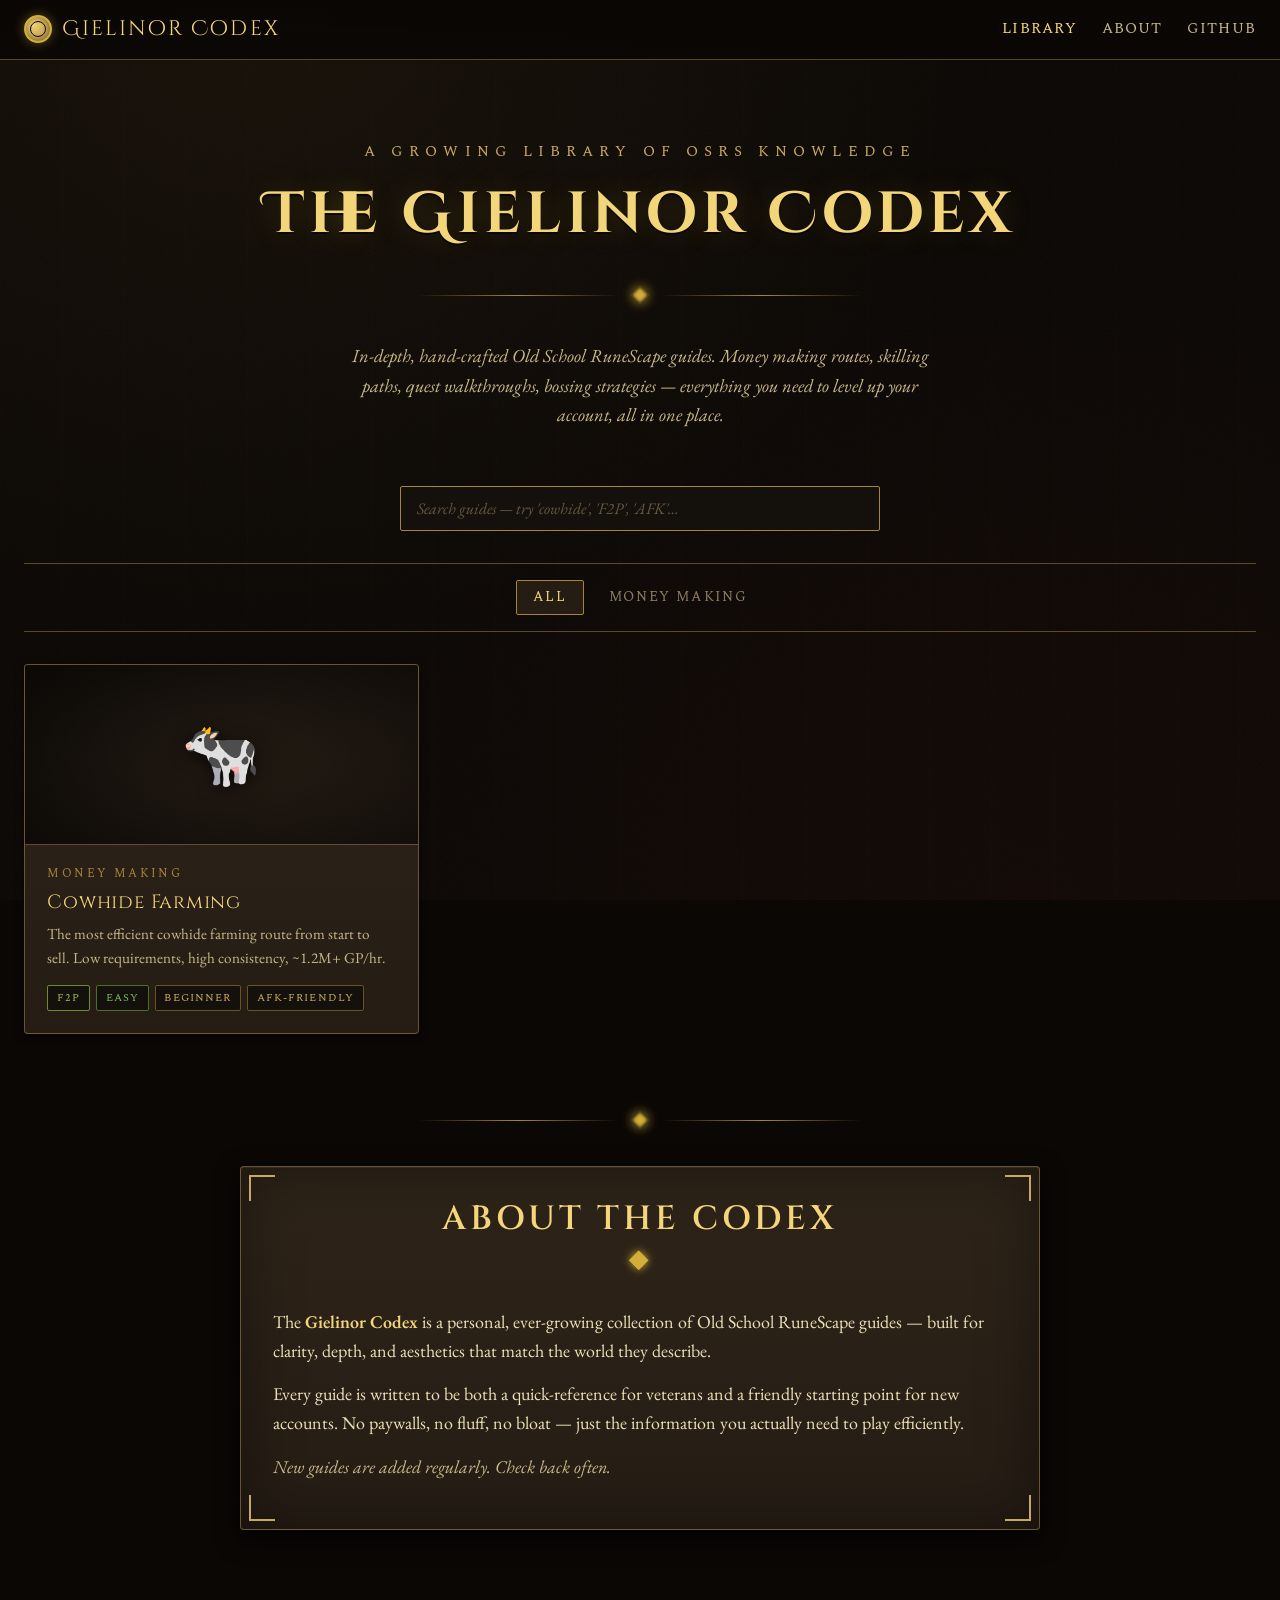
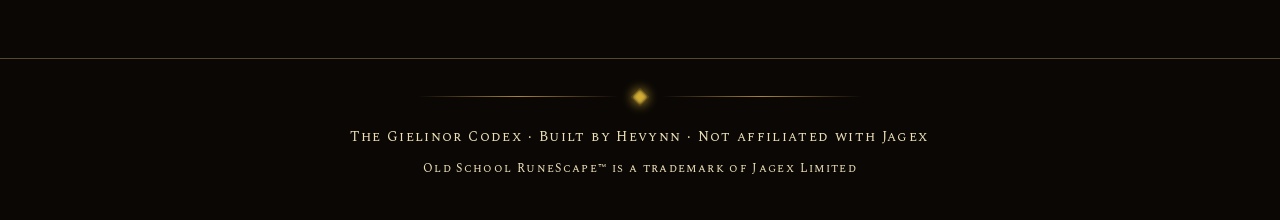
<file: index.html>
<!DOCTYPE html>
<html lang="en">
<head>
<meta charset="UTF-8">
<meta name="viewport" content="width=device-width, initial-scale=1.0">
<title>Gielinor Codex — OSRS Guide Library</title>
<meta name="description" content="A growing library of in-depth Old School RuneScape guides. Money makers, skilling, quests, bossing — all in one place.">
<link rel="stylesheet" href="assets/css/theme.css">
<link rel="icon" href="data:image/svg+xml,%3Csvg xmlns='http://www.w3.org/2000/svg' viewBox='0 0 100 100'%3E%3Ccircle cx='50' cy='50' r='40' fill='%23d4af37' stroke='%23a8843a' stroke-width='4'/%3E%3Ccircle cx='50' cy='50' r='28' fill='none' stroke='%230a0705' stroke-width='2'/%3E%3C/svg%3E">
</head>
<body>

<header class="top-bar">
  <div class="top-bar-inner">
    <a href="index.html" class="brand">
      <span class="brand-mark"></span>
      Gielinor Codex
    </a>
    <nav class="top-nav">
      <a href="index.html" class="active">Library</a>
      <a href="#about">About</a>
      <a href="https://github.com/Hevynn" target="_blank" rel="noopener">GitHub</a>
    </nav>
  </div>
</header>

<main class="site-shell">

  <section class="hero">
    <div class="hero-eyebrow">A Growing Library of OSRS Knowledge</div>
    <h1>The Gielinor Codex</h1>
    <div class="divider">
      <span class="divider-gem"></span>
    </div>
    <p class="hero-tagline">
      In-depth, hand-crafted Old School RuneScape guides. Money making routes,
      skilling paths, quest walkthroughs, bossing strategies — everything you need to
      level up your account, all in one place.
    </p>
  </section>

  <div class="search-wrap">
    <input
      id="search-input"
      class="search-input"
      type="search"
      placeholder="Search guides — try 'cowhide', 'F2P', 'AFK'…"
      autocomplete="off"
    >
  </div>

  <div class="filter-bar" id="filter-bar"></div>

  <section class="guide-grid" id="guide-grid">
    <!-- Cards rendered dynamically from /assets/js/guides.js -->
  </section>

  <section id="about" style="margin-top: 5rem;">
    <div class="divider">
      <span class="divider-gem"></span>
    </div>
    <div class="panel ornate" style="max-width: 800px; margin: 0 auto;">
      <span class="panel-corners"></span>
      <h2 class="section-title">About the Codex</h2>
      <p>
        The <strong>Gielinor Codex</strong> is a personal, ever-growing collection of
        Old School RuneScape guides — built for clarity, depth, and aesthetics that
        match the world they describe.
      </p>
      <p>
        Every guide is written to be both a quick-reference for veterans and a friendly
        starting point for new accounts. No paywalls, no fluff, no bloat — just the
        information you actually need to play efficiently.
      </p>
      <p style="margin-top: 1rem;">
        <em>New guides are added regularly. Check back often.</em>
      </p>
    </div>
  </section>

</main>

<footer class="site-footer">
  <div class="divider">
    <span class="divider-gem"></span>
  </div>
  <p>The Gielinor Codex · Built by Hevynn · Not affiliated with Jagex</p>
  <p style="margin-top: 0.5rem; font-size: 0.75rem;">Old School RuneScape™ is a trademark of Jagex Limited</p>
</footer>

<script src="assets/js/guides.js"></script>
<script src="assets/js/main.js"></script>
</body>
</html>
</file>
<file: assets/css/theme.css>
/* ============================================================
   OSRS GUIDE LIBRARY — SHARED THEME
   Dark medieval / parchment / gold aesthetic
   ============================================================ */

@import url('https://fonts.googleapis.com/css2?family=Cinzel:wght@400;500;600;700;800&family=Cinzel+Decorative:wght@400;700;900&family=EB+Garamond:ital,wght@0,400;0,500;0,600;0,700;1,400;1,500&family=Spectral+SC:wght@400;500;600&display=swap');

:root {
  /* Background tones — deep wood/leather */
  --bg-deepest: #0a0705;
  --bg-deep: #14100b;
  --bg-base: #1c1610;
  --bg-panel: #251c14;
  --bg-panel-2: #2e2419;
  --bg-panel-soft: #322618;

  /* Gold palette */
  --gold-bright: #f3d57a;
  --gold: #d4af37;
  --gold-mid: #c9a961;
  --gold-deep: #a8843a;
  --gold-shadow: #6b5223;

  /* Text */
  --text-primary: #ede0b8;
  --text-secondary: #c9b889;
  --text-muted: #8c7d5e;
  --text-faded: #645840;

  /* Accents */
  --accent-blood: #8b2828;
  --accent-blood-bright: #c44545;
  --accent-leaf: #6b8b3a;
  --accent-leaf-bright: #9bb858;
  --accent-water: #4a6b8a;
  --accent-coin: #e8b94a;

  /* Borders */
  --border-gold: rgba(201, 169, 97, 0.4);
  --border-gold-strong: rgba(212, 175, 55, 0.7);
  --border-dark: rgba(0, 0, 0, 0.6);

  /* Shadows */
  --shadow-deep: 0 8px 24px rgba(0, 0, 0, 0.7);
  --shadow-soft: 0 2px 8px rgba(0, 0, 0, 0.5);
  --shadow-gold-glow: 0 0 20px rgba(212, 175, 55, 0.15);

  /* Fonts */
  --font-display: 'Cinzel Decorative', 'Cinzel', serif;
  --font-heading: 'Cinzel', serif;
  --font-body: 'EB Garamond', Georgia, serif;
  --font-small-caps: 'Spectral SC', 'EB Garamond', serif;
}

/* ---------- BASE ---------- */
* { box-sizing: border-box; margin: 0; padding: 0; }

html { scroll-behavior: smooth; }

body {
  font-family: var(--font-body);
  font-size: 18px;
  line-height: 1.6;
  color: var(--text-primary);
  background: var(--bg-deepest);
  background-image:
    radial-gradient(ellipse at 20% 0%, rgba(168, 132, 58, 0.08) 0%, transparent 50%),
    radial-gradient(ellipse at 80% 100%, rgba(139, 40, 40, 0.06) 0%, transparent 50%),
    /* Wood grain effect */
    repeating-linear-gradient(
      90deg,
      transparent 0px,
      rgba(101, 67, 33, 0.015) 1px,
      transparent 2px,
      transparent 60px,
      rgba(101, 67, 33, 0.025) 61px,
      transparent 62px
    ),
    /* Subtle noise / parchment grain */
    url("data:image/svg+xml,%3Csvg xmlns='http://www.w3.org/2000/svg' width='200' height='200'%3E%3Cfilter id='n'%3E%3CfeTurbulence type='fractalNoise' baseFrequency='0.85' numOctaves='2' seed='5'/%3E%3CfeColorMatrix values='0 0 0 0 0.4 0 0 0 0 0.3 0 0 0 0 0.15 0 0 0 0.04 0'/%3E%3C/filter%3E%3Crect width='200' height='200' filter='url(%23n)'/%3E%3C/svg%3E");
  background-attachment: fixed;
  min-height: 100vh;
}

::selection { background: var(--gold-deep); color: var(--bg-deepest); }

/* ---------- TYPOGRAPHY ---------- */
h1, h2, h3, h4, h5, h6 {
  font-family: var(--font-heading);
  color: var(--gold-bright);
  font-weight: 600;
  letter-spacing: 0.04em;
  line-height: 1.2;
}

h1 {
  font-family: var(--font-display);
  font-size: clamp(2.2rem, 5vw, 3.6rem);
  letter-spacing: 0.08em;
  text-align: center;
  text-shadow: 0 2px 0 var(--bg-deepest), 0 0 30px rgba(212, 175, 55, 0.2);
}

h2 {
  font-size: clamp(1.5rem, 3vw, 2.1rem);
  text-transform: uppercase;
  letter-spacing: 0.12em;
}

h3 {
  font-size: 1.3rem;
  text-transform: uppercase;
  letter-spacing: 0.1em;
  color: var(--gold);
}

h4 {
  font-size: 1.05rem;
  text-transform: uppercase;
  letter-spacing: 0.08em;
  color: var(--gold-mid);
}

p { margin-bottom: 0.8em; color: var(--text-primary); }
strong { color: var(--gold-bright); font-weight: 600; }
em { color: var(--text-secondary); }

a {
  color: var(--gold);
  text-decoration: none;
  border-bottom: 1px dotted var(--gold-deep);
  transition: color 0.2s, border-color 0.2s;
}
a:hover { color: var(--gold-bright); border-color: var(--gold-bright); }

ul, ol { padding-left: 1.4rem; margin-bottom: 1em; }
li { margin-bottom: 0.4em; color: var(--text-primary); }
li::marker { color: var(--gold); }

code {
  font-family: 'Courier New', monospace;
  background: var(--bg-deep);
  padding: 0.1em 0.4em;
  border: 1px solid var(--border-gold);
  border-radius: 2px;
  font-size: 0.9em;
  color: var(--gold-bright);
}

/* ---------- DECORATIVE ELEMENTS ---------- */

/* Section divider — laurels and gem */
.divider {
  display: flex;
  align-items: center;
  justify-content: center;
  gap: 1rem;
  margin: 2.5rem 0;
  color: var(--gold-deep);
}
.divider::before, .divider::after {
  content: '';
  flex: 1;
  max-width: 200px;
  height: 1px;
  background: linear-gradient(90deg, transparent, var(--gold-deep), transparent);
}
.divider-gem {
  width: 12px; height: 12px;
  background: var(--gold);
  transform: rotate(45deg);
  box-shadow: 0 0 12px var(--gold), inset 0 0 4px var(--bg-deepest);
}

/* Ornate panel — the bread and butter of this design */
.panel {
  position: relative;
  background:
    linear-gradient(180deg, var(--bg-panel-2) 0%, var(--bg-panel) 100%);
  border: 1px solid var(--border-gold);
  border-radius: 4px;
  padding: 2rem;
  box-shadow:
    var(--shadow-deep),
    inset 0 1px 0 rgba(212, 175, 55, 0.1),
    inset 0 0 60px rgba(0, 0, 0, 0.4);
}

/* Corner ornaments using pseudo-elements */
.panel.ornate::before,
.panel.ornate::after {
  content: '';
  position: absolute;
  width: 24px;
  height: 24px;
  border: 2px solid var(--gold-mid);
  pointer-events: none;
}
.panel.ornate::before {
  top: 8px; left: 8px;
  border-right: none; border-bottom: none;
}
.panel.ornate::after {
  bottom: 8px; right: 8px;
  border-left: none; border-top: none;
}

.panel-corners {
  position: absolute;
  inset: 0;
  pointer-events: none;
}
.panel-corners::before,
.panel-corners::after {
  content: '';
  position: absolute;
  width: 24px;
  height: 24px;
  border: 2px solid var(--gold-mid);
}
.panel-corners::before {
  top: 8px; right: 8px;
  border-left: none; border-bottom: none;
}
.panel-corners::after {
  bottom: 8px; left: 8px;
  border-right: none; border-top: none;
}

/* Section title with decorative flourish */
.section-title {
  text-align: center;
  margin-bottom: 1.5rem;
  position: relative;
  padding-bottom: 0.6rem;
}
.section-title::after {
  content: '◆';
  display: block;
  color: var(--gold);
  font-size: 0.7em;
  margin-top: 0.4rem;
  text-shadow: 0 0 8px var(--gold);
}

/* ---------- LAYOUT ---------- */
.site-shell {
  max-width: 1280px;
  margin: 0 auto;
  padding: 2rem 1.5rem 4rem;
}

.top-bar {
  position: sticky;
  top: 0;
  z-index: 50;
  background: linear-gradient(180deg, rgba(10, 7, 5, 0.97) 0%, rgba(10, 7, 5, 0.92) 100%);
  border-bottom: 1px solid var(--border-gold);
  backdrop-filter: blur(8px);
  -webkit-backdrop-filter: blur(8px);
  padding: 0.8rem 1.5rem;
}
.top-bar-inner {
  max-width: 1280px;
  margin: 0 auto;
  display: flex;
  align-items: center;
  justify-content: space-between;
  gap: 1rem;
  flex-wrap: wrap;
}
.brand {
  font-family: var(--font-display);
  font-size: 1.3rem;
  color: var(--gold-bright);
  letter-spacing: 0.1em;
  text-decoration: none;
  border-bottom: none;
  display: flex;
  align-items: center;
  gap: 0.6rem;
}
.brand:hover { color: var(--gold-bright); border-bottom: none; }
.brand-mark {
  width: 28px; height: 28px;
  background: radial-gradient(circle at 30% 30%, var(--gold-bright), var(--gold-deep));
  border: 2px solid var(--gold);
  border-radius: 50%;
  box-shadow: 0 0 12px rgba(212, 175, 55, 0.4), inset 0 0 6px rgba(0, 0, 0, 0.4);
  position: relative;
  flex-shrink: 0;
}
.brand-mark::after {
  content: '';
  position: absolute;
  inset: 4px;
  border: 1px solid var(--bg-deepest);
  border-radius: 50%;
}
.top-nav {
  display: flex;
  gap: 1.5rem;
  font-family: var(--font-small-caps);
  font-size: 0.95rem;
  letter-spacing: 0.08em;
}
.top-nav a {
  color: var(--text-secondary);
  border-bottom: none;
  text-transform: uppercase;
}
.top-nav a:hover { color: var(--gold-bright); }
.top-nav a.active { color: var(--gold-bright); }

/* ---------- BUTTONS ---------- */
.btn {
  display: inline-flex;
  align-items: center;
  gap: 0.5rem;
  font-family: var(--font-small-caps);
  font-size: 0.95rem;
  letter-spacing: 0.1em;
  text-transform: uppercase;
  padding: 0.65rem 1.4rem;
  background: linear-gradient(180deg, var(--bg-panel-2), var(--bg-panel));
  color: var(--gold-bright);
  border: 1px solid var(--gold-deep);
  border-radius: 2px;
  cursor: pointer;
  transition: all 0.2s;
  text-decoration: none;
  box-shadow: var(--shadow-soft), inset 0 1px 0 rgba(212, 175, 55, 0.15);
}
.btn:hover {
  background: linear-gradient(180deg, var(--bg-panel-soft), var(--bg-panel-2));
  border-color: var(--gold);
  color: var(--gold-bright);
  box-shadow: var(--shadow-soft), 0 0 16px rgba(212, 175, 55, 0.2), inset 0 1px 0 rgba(212, 175, 55, 0.25);
  border-bottom: 1px solid var(--gold);
}
.btn-primary {
  background: linear-gradient(180deg, var(--gold-deep), #7a5c20);
  color: var(--bg-deepest);
  border-color: var(--gold-bright);
}
.btn-primary:hover {
  background: linear-gradient(180deg, var(--gold), var(--gold-deep));
  color: var(--bg-deepest);
}

/* ---------- FOOTER ---------- */
.site-footer {
  margin-top: 4rem;
  padding: 2rem 1.5rem;
  border-top: 1px solid var(--border-gold);
  text-align: center;
  font-family: var(--font-small-caps);
  font-size: 0.85rem;
  color: var(--text-muted);
  letter-spacing: 0.1em;
}
.site-footer .divider { margin: 0 0 1.5rem 0; }

/* ============================================================
   LIBRARY HOMEPAGE
   ============================================================ */

.hero {
  text-align: center;
  padding: 3rem 1rem 2rem;
  position: relative;
}
.hero-eyebrow {
  font-family: var(--font-small-caps);
  font-size: 0.95rem;
  letter-spacing: 0.4em;
  color: var(--gold-mid);
  text-transform: uppercase;
  margin-bottom: 1rem;
}
.hero-tagline {
  font-family: var(--font-body);
  font-style: italic;
  font-size: 1.15rem;
  color: var(--text-secondary);
  max-width: 600px;
  margin: 1rem auto 0;
}

/* Filter / category bar */
.filter-bar {
  display: flex;
  flex-wrap: wrap;
  gap: 0.5rem;
  justify-content: center;
  margin: 2rem 0;
  padding: 1rem;
  border-top: 1px solid var(--border-gold);
  border-bottom: 1px solid var(--border-gold);
}
.filter-btn {
  font-family: var(--font-small-caps);
  font-size: 0.85rem;
  letter-spacing: 0.12em;
  text-transform: uppercase;
  background: transparent;
  color: var(--text-muted);
  border: 1px solid transparent;
  padding: 0.4rem 1rem;
  cursor: pointer;
  border-radius: 2px;
  transition: all 0.2s;
}
.filter-btn:hover { color: var(--gold-mid); }
.filter-btn.active {
  color: var(--gold-bright);
  border-color: var(--gold-deep);
  background: var(--bg-panel);
}

.search-wrap {
  display: flex;
  justify-content: center;
  margin: 1.5rem 0;
}
.search-input {
  width: 100%;
  max-width: 480px;
  font-family: var(--font-body);
  font-size: 1rem;
  padding: 0.7rem 1rem;
  background: var(--bg-deep);
  border: 1px solid var(--gold-deep);
  border-radius: 2px;
  color: var(--text-primary);
  outline: none;
  transition: border-color 0.2s, box-shadow 0.2s;
}
.search-input:focus {
  border-color: var(--gold);
  box-shadow: 0 0 12px rgba(212, 175, 55, 0.2);
}
.search-input::placeholder { color: var(--text-faded); font-style: italic; }

/* Guide grid */
.guide-grid {
  display: grid;
  grid-template-columns: repeat(auto-fill, minmax(320px, 1fr));
  gap: 1.5rem;
  margin: 2rem 0;
}

.guide-card {
  position: relative;
  display: flex;
  flex-direction: column;
  background: linear-gradient(180deg, var(--bg-panel-2) 0%, var(--bg-panel) 100%);
  border: 1px solid var(--border-gold);
  border-radius: 4px;
  overflow: hidden;
  text-decoration: none;
  border-bottom: 1px solid var(--border-gold);
  transition: transform 0.25s, border-color 0.25s, box-shadow 0.25s;
  box-shadow: var(--shadow-soft);
}
.guide-card:hover {
  transform: translateY(-3px);
  border-color: var(--gold);
  border-bottom-color: var(--gold);
  box-shadow: 0 12px 32px rgba(0, 0, 0, 0.7), 0 0 28px rgba(212, 175, 55, 0.18);
}
.guide-card-thumb {
  height: 180px;
  background: linear-gradient(135deg, var(--bg-deep), var(--bg-panel));
  display: flex;
  align-items: center;
  justify-content: center;
  font-size: 4rem;
  color: var(--gold-deep);
  border-bottom: 1px solid var(--border-gold);
  position: relative;
  overflow: hidden;
}
.guide-card-thumb::after {
  content: '';
  position: absolute;
  inset: 0;
  background: radial-gradient(ellipse at center, transparent 30%, rgba(0, 0, 0, 0.5) 100%);
}
.guide-card-thumb-emoji { z-index: 1; filter: drop-shadow(0 4px 8px rgba(0,0,0,0.6)); }

.guide-card-body { padding: 1.2rem 1.4rem 1.4rem; flex: 1; display: flex; flex-direction: column; }
.guide-card-cat {
  font-family: var(--font-small-caps);
  font-size: 0.75rem;
  letter-spacing: 0.2em;
  text-transform: uppercase;
  color: var(--gold-deep);
  margin-bottom: 0.4rem;
}
.guide-card-title {
  font-family: var(--font-heading);
  font-size: 1.2rem;
  color: var(--gold-bright);
  letter-spacing: 0.04em;
  margin-bottom: 0.5rem;
  line-height: 1.25;
}
.guide-card-desc {
  font-size: 0.95rem;
  color: var(--text-secondary);
  flex: 1;
  margin-bottom: 0.9rem;
}
.guide-card-tags {
  display: flex;
  flex-wrap: wrap;
  gap: 0.35rem;
  margin-top: auto;
}
.tag {
  font-family: var(--font-small-caps);
  font-size: 0.7rem;
  letter-spacing: 0.1em;
  text-transform: uppercase;
  padding: 0.2rem 0.55rem;
  background: var(--bg-deep);
  color: var(--gold-mid);
  border: 1px solid var(--gold-shadow);
  border-radius: 2px;
}
.tag.tag-f2p { color: var(--accent-leaf-bright); border-color: var(--accent-leaf); }
.tag.tag-members { color: #c084e8; border-color: #6a3a8a; }
.tag.tag-easy { color: #7eb868; border-color: #4a7028; }
.tag.tag-medium { color: #e8b94a; border-color: var(--gold-deep); }
.tag.tag-hard { color: var(--accent-blood-bright); border-color: var(--accent-blood); }

/* Empty state when search yields nothing */
.empty-state {
  text-align: center;
  padding: 3rem 1rem;
  color: var(--text-muted);
  font-style: italic;
  font-family: var(--font-body);
}

/* ============================================================
   GUIDE PAGE LAYOUT (used by individual guide pages)
   ============================================================ */
.guide-layout {
  display: grid;
  grid-template-columns: 240px 1fr;
  gap: 2.5rem;
  align-items: start;
}

@media (max-width: 900px) {
  .guide-layout { grid-template-columns: 1fr; }
  .guide-toc { position: static !important; }
}

.guide-toc {
  position: sticky;
  top: 80px;
  font-family: var(--font-small-caps);
  font-size: 0.85rem;
  letter-spacing: 0.06em;
  border-left: 1px solid var(--border-gold);
  padding: 0.5rem 0 0.5rem 1rem;
}
.guide-toc h4 {
  font-size: 0.85rem;
  color: var(--gold);
  margin-bottom: 0.8rem;
  letter-spacing: 0.15em;
}
.guide-toc ul { list-style: none; padding: 0; }
.guide-toc li { margin-bottom: 0.35rem; }
.guide-toc a {
  color: var(--text-muted);
  border: none;
  text-transform: uppercase;
  display: block;
  padding: 0.2rem 0;
  transition: color 0.2s, padding-left 0.2s;
}
.guide-toc a:hover, .guide-toc a.active {
  color: var(--gold-bright);
  padding-left: 0.3rem;
}

.guide-content > section { margin-bottom: 3rem; scroll-margin-top: 80px; }

.guide-header {
  text-align: center;
  margin-bottom: 2.5rem;
  padding: 2rem 1rem;
  border: 1px solid var(--border-gold);
  border-radius: 4px;
  background: linear-gradient(180deg, var(--bg-panel-2), var(--bg-panel));
  position: relative;
}
.guide-header-cat {
  font-family: var(--font-small-caps);
  font-size: 0.9rem;
  letter-spacing: 0.4em;
  color: var(--gold-mid);
  text-transform: uppercase;
  margin-bottom: 0.8rem;
}
.guide-meta {
  display: flex;
  flex-wrap: wrap;
  gap: 1.5rem;
  justify-content: center;
  margin-top: 1.2rem;
  font-family: var(--font-small-caps);
  font-size: 0.85rem;
  letter-spacing: 0.1em;
  text-transform: uppercase;
  color: var(--text-secondary);
}
.guide-meta-item { display: flex; align-items: center; gap: 0.5rem; }
.guide-meta-icon {
  width: 24px; height: 24px;
  display: inline-flex;
  align-items: center;
  justify-content: center;
  color: var(--gold);
}

/* Quick stat chips inside the guide */
.stat-row {
  display: grid;
  grid-template-columns: repeat(auto-fit, minmax(160px, 1fr));
  gap: 1rem;
  margin: 1.5rem 0;
}
.stat-chip {
  text-align: center;
  padding: 1rem;
  background: var(--bg-deep);
  border: 1px solid var(--border-gold);
  border-radius: 3px;
}
.stat-chip-value {
  font-family: var(--font-display);
  font-size: 1.6rem;
  color: var(--gold-bright);
  display: block;
  margin-bottom: 0.2rem;
}
.stat-chip-label {
  font-family: var(--font-small-caps);
  font-size: 0.75rem;
  letter-spacing: 0.2em;
  text-transform: uppercase;
  color: var(--text-muted);
}

/* Two-column generic layout */
.two-col {
  display: grid;
  grid-template-columns: 1fr 1fr;
  gap: 1.5rem;
}
@media (max-width: 720px) { .two-col { grid-template-columns: 1fr; } }

/* Sub-panel inside main content */
.sub-panel {
  background: var(--bg-deep);
  border: 1px solid var(--border-gold);
  border-radius: 3px;
  padding: 1.2rem 1.4rem;
}
.sub-panel h4 {
  margin-bottom: 0.6rem;
  font-size: 0.95rem;
}

/* Steps with numbered medallions */
.steps-list {
  list-style: none;
  padding: 0;
  counter-reset: step-counter;
}
.steps-list > li {
  counter-increment: step-counter;
  display: grid;
  grid-template-columns: 56px 1fr;
  gap: 1.2rem;
  margin-bottom: 1.4rem;
  padding-bottom: 1.4rem;
  border-bottom: 1px solid rgba(201, 169, 97, 0.15);
}
.steps-list > li:last-child { border-bottom: none; }
.steps-list > li::before {
  content: counter(step-counter);
  display: flex;
  align-items: center;
  justify-content: center;
  width: 48px;
  height: 48px;
  background: radial-gradient(circle at 30% 30%, var(--gold), var(--gold-deep));
  color: var(--bg-deepest);
  font-family: var(--font-display);
  font-size: 1.3rem;
  font-weight: 700;
  border-radius: 50%;
  border: 2px solid var(--gold-bright);
  box-shadow: 0 0 12px rgba(212, 175, 55, 0.3), inset 0 -3px 6px rgba(0, 0, 0, 0.3);
}
.steps-list h4 { color: var(--gold-bright); margin-bottom: 0.4rem; }
.steps-list .step-detail { font-size: 0.95rem; color: var(--text-secondary); }
.steps-list ul { margin-top: 0.5rem; font-size: 0.95rem; }

/* Locations table */
.locations-table {
  width: 100%;
  border-collapse: collapse;
  margin: 1rem 0;
  font-size: 0.95rem;
}
.locations-table th, .locations-table td {
  text-align: left;
  padding: 0.7rem 0.9rem;
  border-bottom: 1px solid var(--border-gold);
}
.locations-table th {
  font-family: var(--font-small-caps);
  font-size: 0.8rem;
  letter-spacing: 0.15em;
  text-transform: uppercase;
  color: var(--gold);
  background: var(--bg-deep);
  border-bottom: 2px solid var(--gold-deep);
}
.locations-table tr:hover td { background: rgba(212, 175, 55, 0.04); }
.locations-table .rating {
  font-family: var(--font-display);
  color: var(--gold-bright);
  letter-spacing: 0.2em;
}

/* Tabs */
.tabs {
  display: flex;
  gap: 0;
  border-bottom: 1px solid var(--gold-deep);
  margin-bottom: 1.2rem;
  flex-wrap: wrap;
}
.tab-btn {
  font-family: var(--font-small-caps);
  font-size: 0.85rem;
  letter-spacing: 0.12em;
  text-transform: uppercase;
  background: transparent;
  color: var(--text-muted);
  border: none;
  border-bottom: 2px solid transparent;
  padding: 0.6rem 1.2rem;
  cursor: pointer;
  transition: color 0.2s, border-color 0.2s;
  margin-bottom: -1px;
}
.tab-btn:hover { color: var(--gold-mid); }
.tab-btn.active {
  color: var(--gold-bright);
  border-bottom-color: var(--gold);
}
.tab-pane { display: none; }
.tab-pane.active { display: block; animation: fadeIn 0.3s; }

@keyframes fadeIn {
  from { opacity: 0; transform: translateY(4px); }
  to { opacity: 1; transform: translateY(0); }
}

/* Callouts */
.callout {
  position: relative;
  padding: 1rem 1.2rem 1rem 3rem;
  margin: 1.2rem 0;
  border-left: 3px solid var(--gold);
  background: rgba(212, 175, 55, 0.05);
  border-radius: 0 3px 3px 0;
}
.callout::before {
  content: '★';
  position: absolute;
  left: 0.9rem; top: 0.9rem;
  color: var(--gold-bright);
  font-size: 1.2rem;
}
.callout.warn { border-left-color: var(--accent-blood-bright); background: rgba(196, 69, 69, 0.07); }
.callout.warn::before { content: '!'; color: var(--accent-blood-bright); font-weight: 700; font-family: var(--font-display); font-size: 1.3rem; }
.callout.tip { border-left-color: var(--accent-leaf-bright); background: rgba(155, 184, 88, 0.06); }
.callout.tip::before { content: '✦'; color: var(--accent-leaf-bright); }
.callout-title {
  font-family: var(--font-small-caps);
  font-size: 0.85rem;
  letter-spacing: 0.15em;
  text-transform: uppercase;
  color: var(--gold-bright);
  margin-bottom: 0.3rem;
  display: block;
}
.callout.warn .callout-title { color: var(--accent-blood-bright); }
.callout.tip .callout-title { color: var(--accent-leaf-bright); }

/* FAQ accordion */
.faq-item {
  border: 1px solid var(--border-gold);
  border-radius: 3px;
  margin-bottom: 0.6rem;
  background: var(--bg-deep);
  overflow: hidden;
}
.faq-q {
  width: 100%;
  text-align: left;
  background: transparent;
  border: none;
  color: var(--gold-bright);
  font-family: var(--font-heading);
  font-size: 1rem;
  letter-spacing: 0.04em;
  padding: 0.9rem 1.1rem;
  cursor: pointer;
  display: flex;
  align-items: center;
  justify-content: space-between;
  gap: 1rem;
  transition: background 0.2s;
}
.faq-q:hover { background: rgba(212, 175, 55, 0.05); }
.faq-q::after {
  content: '＋';
  font-size: 1.1rem;
  color: var(--gold);
  transition: transform 0.25s;
  flex-shrink: 0;
}
.faq-item.open .faq-q::after { transform: rotate(45deg); }
.faq-a {
  max-height: 0;
  overflow: hidden;
  transition: max-height 0.3s ease;
  font-size: 0.95rem;
  color: var(--text-secondary);
}
.faq-a-inner { padding: 0 1.1rem 1rem; }
.faq-item.open .faq-a { max-height: 500px; }

/* Image zoom viewer */
.image-viewer {
  position: relative;
  background: var(--bg-deep);
  border: 1px solid var(--border-gold);
  border-radius: 3px;
  overflow: hidden;
  cursor: zoom-in;
}
.image-viewer img {
  width: 100%;
  height: auto;
  display: block;
  transition: transform 0.3s;
}
.image-viewer-hint {
  position: absolute;
  bottom: 8px; right: 8px;
  background: rgba(10, 7, 5, 0.85);
  border: 1px solid var(--gold-deep);
  font-family: var(--font-small-caps);
  font-size: 0.7rem;
  letter-spacing: 0.15em;
  text-transform: uppercase;
  color: var(--gold-mid);
  padding: 0.3rem 0.6rem;
  border-radius: 2px;
  pointer-events: none;
}

.lightbox {
  position: fixed;
  inset: 0;
  background: rgba(5, 3, 2, 0.95);
  display: none;
  align-items: center;
  justify-content: center;
  z-index: 100;
  padding: 2rem;
  cursor: zoom-out;
  animation: fadeIn 0.2s;
}
.lightbox.open { display: flex; }
.lightbox-img {
  max-width: 95%;
  max-height: 95vh;
  border: 2px solid var(--gold);
  box-shadow: 0 0 60px rgba(212, 175, 55, 0.3);
  cursor: grab;
  user-select: none;
  transition: transform 0.1s;
}
.lightbox-img:active { cursor: grabbing; }
.lightbox-close {
  position: absolute;
  top: 1.5rem; right: 1.5rem;
  background: var(--bg-panel);
  border: 1px solid var(--gold);
  color: var(--gold-bright);
  font-family: var(--font-display);
  font-size: 1.4rem;
  width: 44px; height: 44px;
  border-radius: 50%;
  cursor: pointer;
  display: flex; align-items: center; justify-content: center;
}
.lightbox-controls {
  position: absolute;
  bottom: 1.5rem; left: 50%;
  transform: translateX(-50%);
  display: flex;
  gap: 0.5rem;
  background: var(--bg-panel);
  border: 1px solid var(--gold-deep);
  border-radius: 4px;
  padding: 0.4rem;
}
.lightbox-controls button {
  background: transparent;
  border: 1px solid transparent;
  color: var(--gold-bright);
  font-family: var(--font-display);
  font-size: 1.1rem;
  width: 36px; height: 36px;
  border-radius: 2px;
  cursor: pointer;
  transition: background 0.2s;
}
.lightbox-controls button:hover { background: var(--bg-panel-soft); border-color: var(--gold-deep); }
.lightbox-zoom-display {
  display: flex; align-items: center;
  font-family: var(--font-small-caps);
  font-size: 0.8rem;
  letter-spacing: 0.1em;
  color: var(--text-secondary);
  padding: 0 0.7rem;
}

/* Profit calculator */
.calc-card {
  display: grid;
  grid-template-columns: 1fr 1fr;
  gap: 1.5rem;
  align-items: stretch;
}
@media (max-width: 720px) { .calc-card { grid-template-columns: 1fr; } }
.calc-inputs label {
  display: block;
  font-family: var(--font-small-caps);
  font-size: 0.8rem;
  letter-spacing: 0.15em;
  text-transform: uppercase;
  color: var(--gold-mid);
  margin: 0.8rem 0 0.3rem;
}
.calc-inputs input[type="number"], .calc-inputs select {
  width: 100%;
  background: var(--bg-deep);
  border: 1px solid var(--gold-deep);
  color: var(--text-primary);
  font-family: var(--font-body);
  font-size: 1rem;
  padding: 0.5rem 0.7rem;
  border-radius: 2px;
}
.calc-inputs input[type="number"]:focus, .calc-inputs select:focus {
  outline: none;
  border-color: var(--gold);
  box-shadow: 0 0 8px rgba(212, 175, 55, 0.2);
}
.calc-result {
  display: flex;
  flex-direction: column;
  justify-content: center;
  text-align: center;
  background: linear-gradient(180deg, var(--bg-panel-2), var(--bg-deep));
  border: 1px solid var(--gold);
  border-radius: 3px;
  padding: 1.5rem;
}
.calc-result-row { margin: 0.7rem 0; }
.calc-result-value {
  display: block;
  font-family: var(--font-display);
  font-size: 1.8rem;
  color: var(--gold-bright);
  line-height: 1.1;
}
.calc-result-label {
  font-family: var(--font-small-caps);
  font-size: 0.75rem;
  letter-spacing: 0.2em;
  text-transform: uppercase;
  color: var(--text-muted);
}

/* Inventory grid display */
.inv-grid {
  display: grid;
  grid-template-columns: repeat(4, 1fr);
  gap: 4px;
  background: #1a0e05;
  padding: 6px;
  border: 1px solid var(--gold-deep);
  border-radius: 3px;
  max-width: 240px;
  margin: 0 auto;
}
.inv-slot {
  aspect-ratio: 1;
  background: linear-gradient(180deg, #2c1f10, #1f1408);
  border: 1px solid #3d2810;
  display: flex;
  align-items: center;
  justify-content: center;
  font-size: 1.4rem;
  border-radius: 1px;
  color: var(--gold-mid);
  position: relative;
}
.inv-slot.filled { background: linear-gradient(180deg, #3a2614, #271810); }
.inv-slot[data-count]::after {
  content: attr(data-count);
  position: absolute;
  top: 1px; left: 2px;
  font-family: 'Courier New', monospace;
  font-size: 0.65rem;
  color: #ffeb4a;
  text-shadow: 1px 1px 0 #000;
}

/* Equipment grid */
.equip-grid {
  display: grid;
  grid-template-columns: repeat(3, 60px);
  grid-template-rows: repeat(5, 60px);
  gap: 4px;
  justify-content: center;
  background: #1a0e05;
  padding: 8px;
  border: 1px solid var(--gold-deep);
  border-radius: 3px;
  max-width: fit-content;
  margin: 0 auto;
}
.equip-slot {
  background: linear-gradient(180deg, #2c1f10, #1f1408);
  border: 1px solid #3d2810;
  display: flex;
  align-items: center;
  justify-content: center;
  font-size: 1.3rem;
  border-radius: 1px;
  color: var(--text-muted);
}
.equip-slot.filled { background: linear-gradient(180deg, #3a2614, #271810); color: var(--gold-mid); }
.equip-slot.empty { color: var(--text-faded); font-size: 0.7rem; }
.equip-slot[data-pos="head"]    { grid-area: 1 / 2; }
.equip-slot[data-pos="cape"]    { grid-area: 2 / 1; }
.equip-slot[data-pos="neck"]    { grid-area: 2 / 2; }
.equip-slot[data-pos="ammo"]    { grid-area: 2 / 3; }
.equip-slot[data-pos="weapon"]  { grid-area: 3 / 1; }
.equip-slot[data-pos="body"]    { grid-area: 3 / 2; }
.equip-slot[data-pos="shield"]  { grid-area: 3 / 3; }
.equip-slot[data-pos="legs"]    { grid-area: 4 / 2; }
.equip-slot[data-pos="gloves"]  { grid-area: 5 / 1; }
.equip-slot[data-pos="boots"]   { grid-area: 5 / 2; }
.equip-slot[data-pos="ring"]    { grid-area: 5 / 3; }

/* Map placeholder */
.map-block {
  aspect-ratio: 16/10;
  background: linear-gradient(135deg, #2d4a2a 0%, #3d5a35 30%, #4a6b3a 60%, #2d3e2a 100%);
  border: 1px solid var(--gold-deep);
  border-radius: 3px;
  position: relative;
  overflow: hidden;
}
.map-block::before {
  content: '';
  position: absolute;
  inset: 0;
  background:
    radial-gradient(circle at 20% 70%, rgba(60, 40, 25, 0.5) 0%, transparent 25%),
    radial-gradient(circle at 75% 30%, rgba(60, 40, 25, 0.4) 0%, transparent 20%),
    repeating-linear-gradient(45deg, transparent, transparent 30px, rgba(0, 0, 0, 0.04) 30px, rgba(0, 0, 0, 0.04) 60px);
}
.map-pin {
  position: absolute;
  width: 14px; height: 14px;
  background: var(--accent-blood-bright);
  border: 2px solid #fff;
  border-radius: 50%;
  transform: translate(-50%, -50%);
  box-shadow: 0 0 10px var(--accent-blood-bright);
  z-index: 2;
}
.map-pin-label {
  position: absolute;
  background: rgba(10, 7, 5, 0.9);
  color: var(--gold-bright);
  font-family: var(--font-small-caps);
  font-size: 0.75rem;
  letter-spacing: 0.1em;
  padding: 0.2rem 0.55rem;
  border: 1px solid var(--gold-deep);
  border-radius: 2px;
  white-space: nowrap;
  transform: translate(-50%, -180%);
  z-index: 2;
}

/* Inline icon (small SVG-like glyph) */
.icon-inline {
  display: inline-block;
  font-style: normal;
  margin-right: 0.3rem;
  color: var(--gold);
}

/* Print friendly tweaks */
@media print {
  .top-bar, .site-footer, .filter-bar, .search-wrap { display: none; }
  body { background: white; color: black; }
}
</file>
